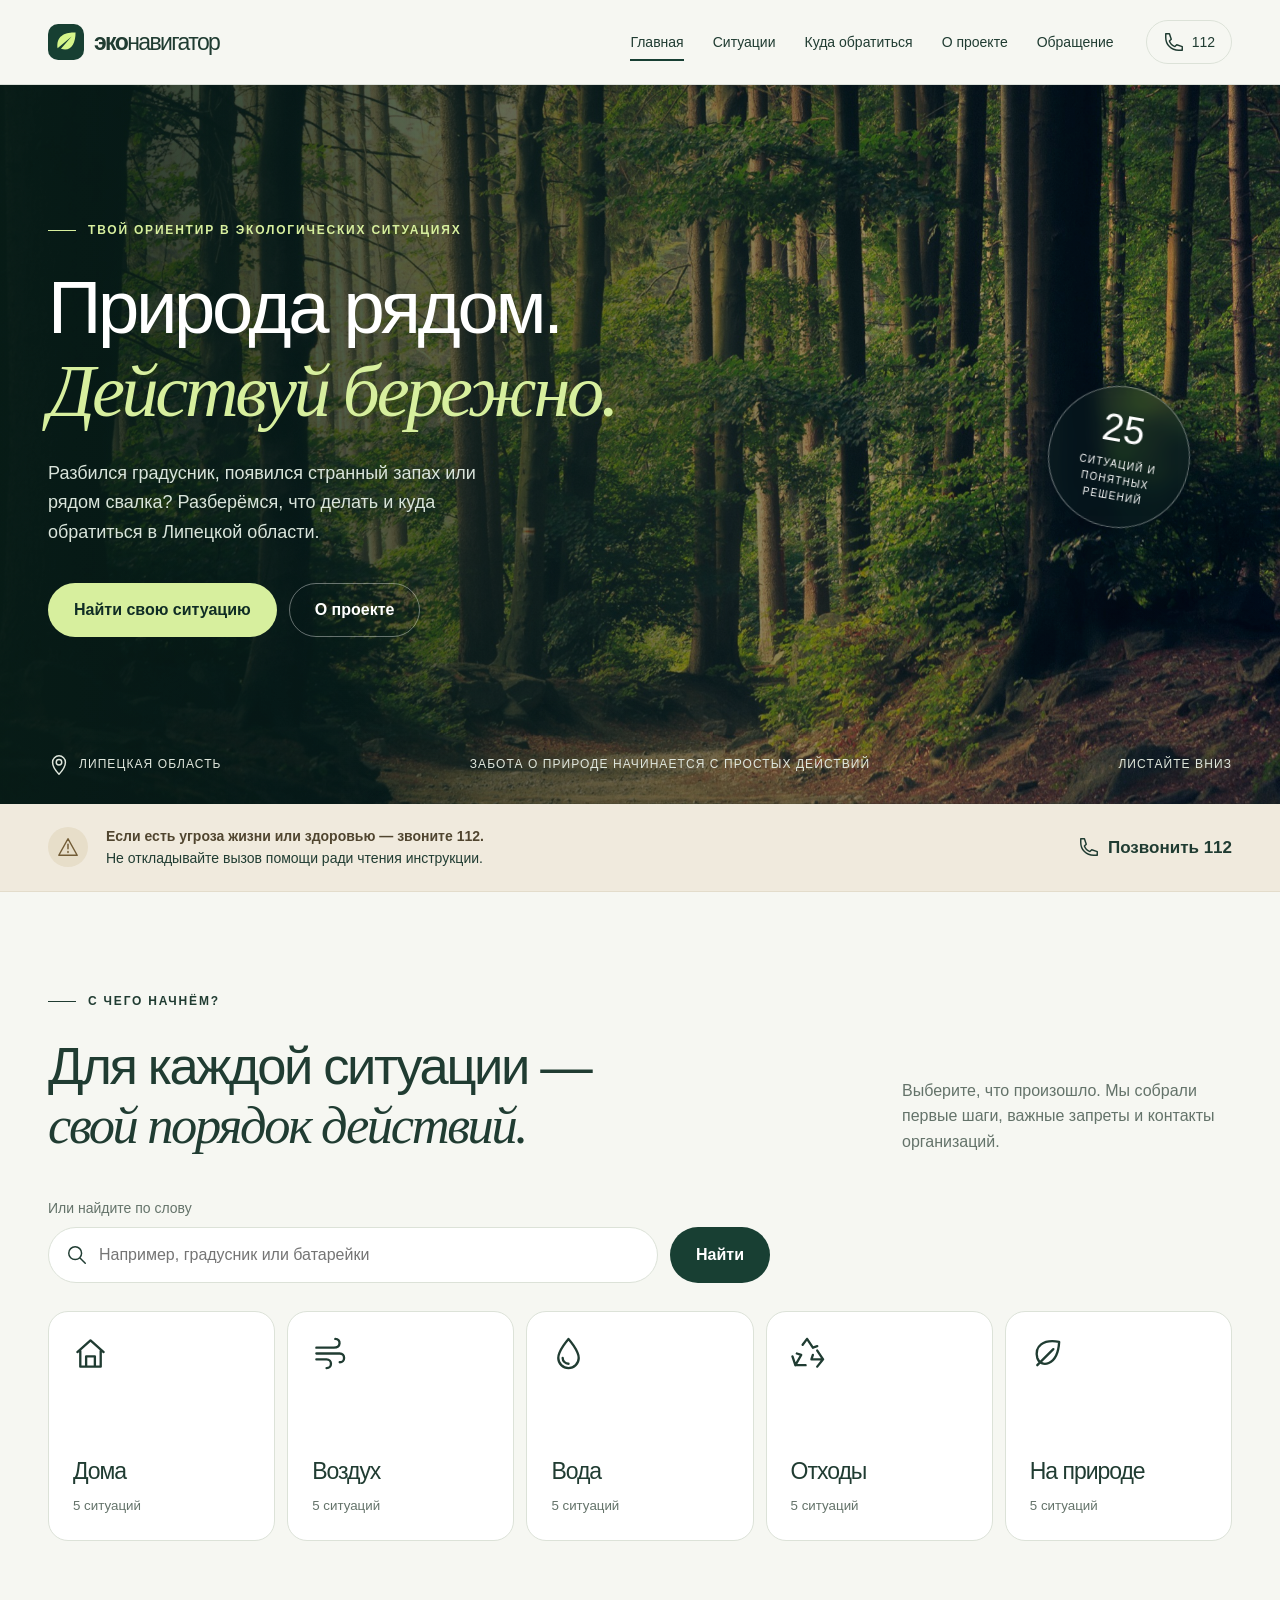
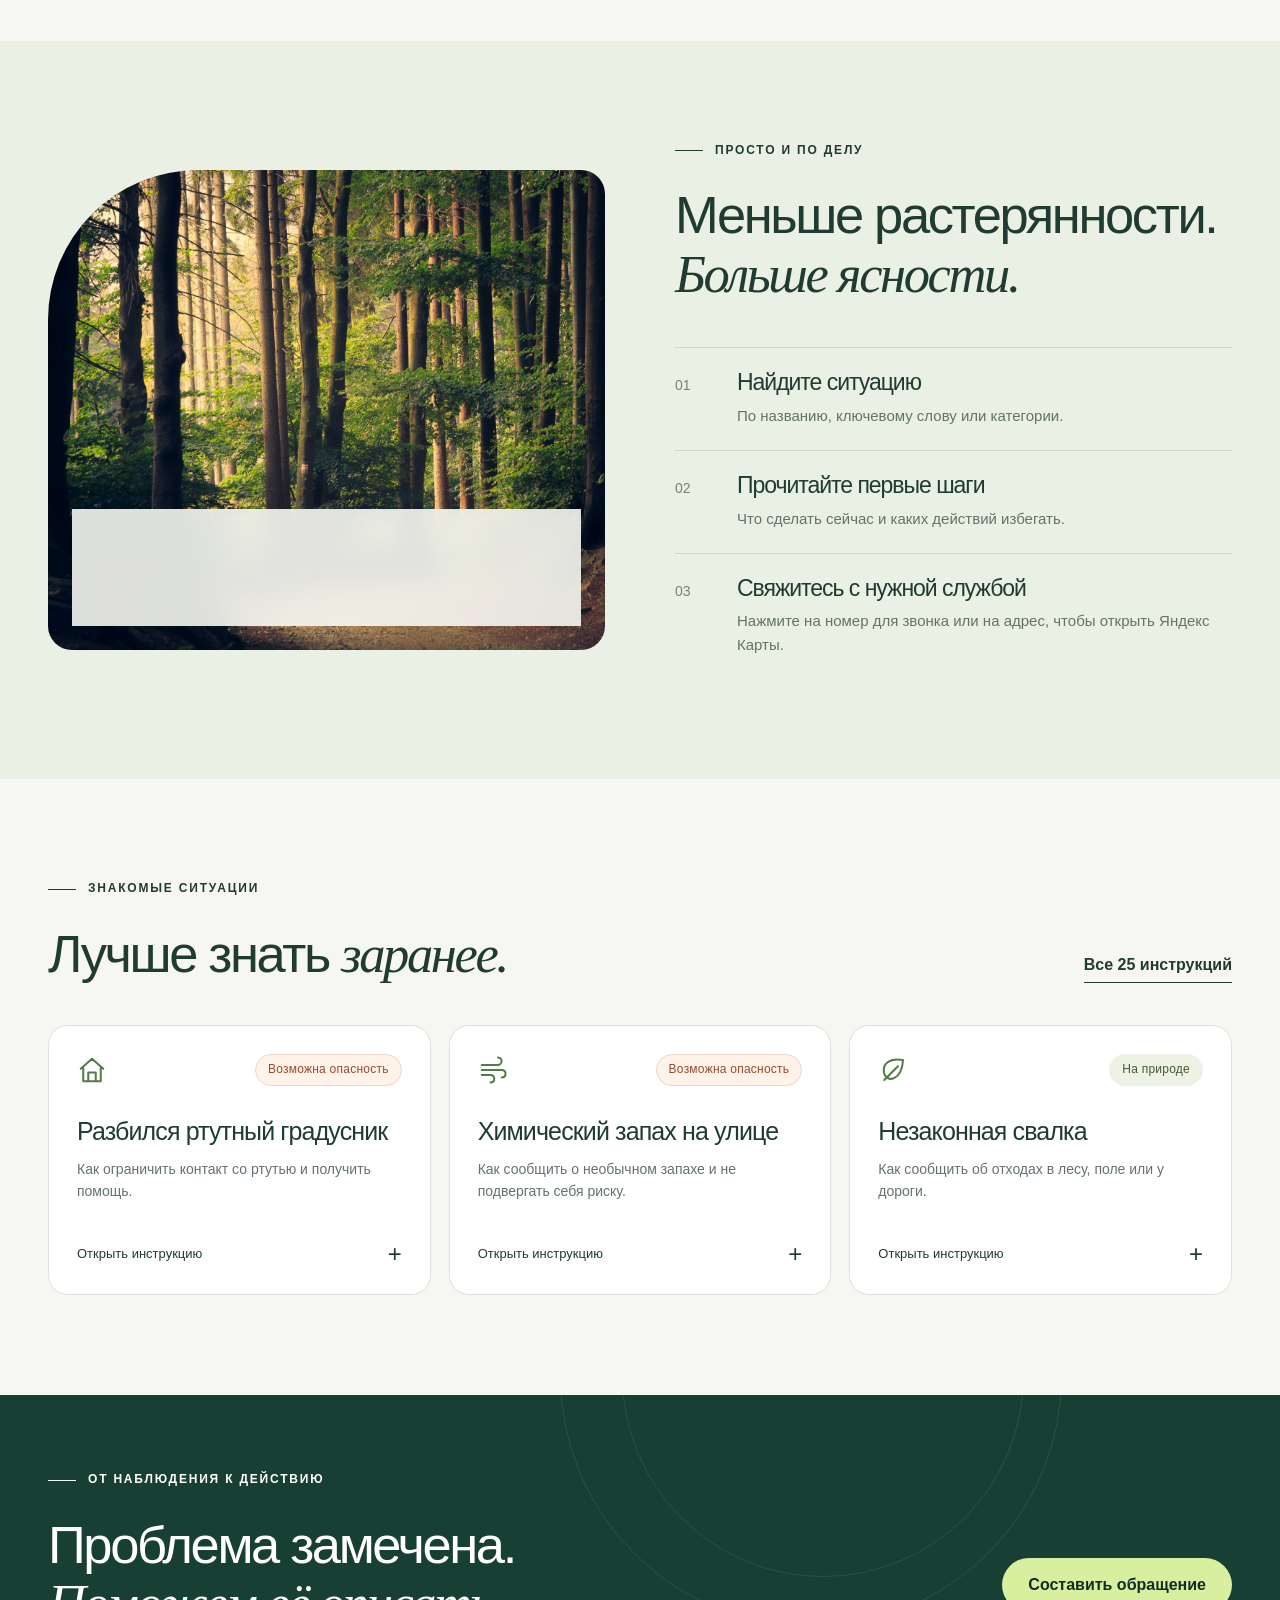
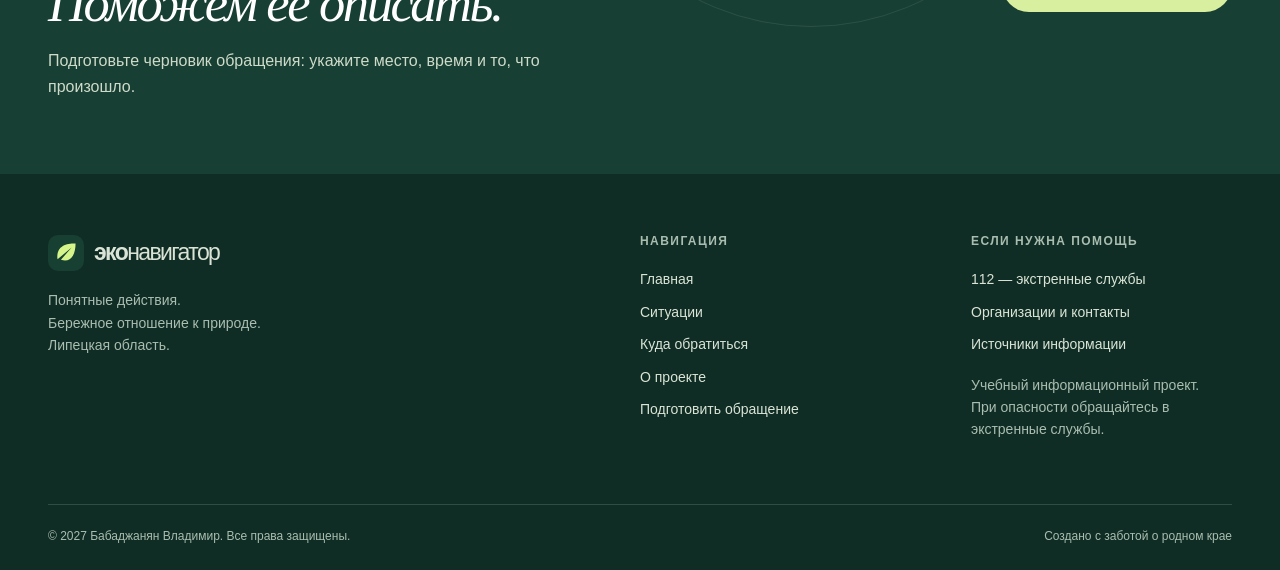
<file: index.html>
<!doctype html>
<html lang="ru"><head><meta charset="utf-8"><meta name="viewport" content="width=device-width,initial-scale=1"><meta name="theme-color" content="#183f33"><title>ЭкоНавигатор — понятные действия для заботы о природе</title><meta name="description" content="ЭкоНавигатор Липецкой области: 25 экологических ситуаций, первичные инструкции, контакты организаций и помощь в составлении обращения."><link rel="icon" href="assets/favicon.svg" type="image/svg+xml"><link rel="stylesheet" href="assets/styles.css"><script defer src="assets/data.js"></script><script defer src="assets/app.js"></script></head>
<body data-page="home"><a class="skip" href="#main">Перейти к содержимому</a><header class="site-header" id="site-header"></header><main id="main">
<section class="hero">
 <img class="hero-image" src="assets/forest.jpg" alt="Солнечный свет среди зелёных деревьев" fetchpriority="high" width="2000" height="1333">
 <div class="wrap hero-content"><div class="eyebrow">Твой ориентир в экологических ситуациях</div><h1>Природа рядом.<br><em class="serif">Действуй бережно.</em></h1><p class="hero-copy">Разбился градусник, появился странный запах или рядом свалка? Разберёмся, что делать и куда обратиться в Липецкой области.</p><div class="actions"><a class="btn lime" href="situations.html">Найти свою ситуацию</a><a class="btn outline" href="about.html">О проекте</a></div></div>
 <div class="hero-stamp" aria-hidden="true"><strong>25</strong><small>ситуаций и понятных решений</small></div>
 <div class="wrap hero-bottom"><span><span data-icon="pin"></span>Липецкая область</span><span class="desktop-only">Забота о природе начинается с простых действий</span><span>Листайте вниз</span></div>
</section>
<section class="emergency" aria-label="Экстренная помощь"></section>
<section class="section wrap" id="explore"><div class="eyebrow">С чего начнём?</div><div class="section-heading"><h2>Для каждой ситуации —<br><span class="serif">свой порядок действий.</span></h2><p>Выберите, что произошло. Мы собрали первые шаги, важные запреты и контакты организаций.</p></div><form id="hero-search" role="search" style="margin-bottom:28px"><label for="hero-query" class="muted" style="display:block;margin-bottom:8px;font-size:14px">Или найдите по слову</label><div class="actions"><div class="search-box" style="flex:1;min-width:220px"><span data-icon="search" style="position:absolute;left:18px;top:17px"></span><input id="hero-query" name="q" type="search" placeholder="Например, градусник или батарейки" maxlength="100"></div><button class="btn" type="submit">Найти</button></div></form><div class="category-grid" id="category-grid"></div></section>
<section class="section intro-section"><div class="wrap intro-grid"><div class="photo-panel"><img src="assets/forest.jpg" alt="Зелёный лес и тропинка" loading="lazy" width="2000" height="1333"><div class="photo-caption"><strong>Сохранить то, что рядом</strong>Знание простых действий помогает заботиться о себе и окружающей среде.</div></div><div><div class="eyebrow">Просто и по делу</div><h2>Меньше растерянности.<br><span class="serif">Больше ясности.</span></h2><div class="steps"><div class="step"><div><h3>Найдите ситуацию</h3><p>По названию, ключевому слову или категории.</p></div></div><div class="step"><div><h3>Прочитайте первые шаги</h3><p>Что сделать сейчас и каких действий избегать.</p></div></div><div class="step"><div><h3>Свяжитесь с нужной службой</h3><p>Нажмите на номер для звонка или на адрес, чтобы открыть Яндекс Карты.</p></div></div></div></div></div></section>
<section class="section wrap"><div class="eyebrow">Знакомые ситуации</div><div class="section-heading"><h2>Лучше знать <span class="serif">заранее.</span></h2><a class="text-link" href="situations.html">Все 25 инструкций</a></div><div class="popular-grid" id="popular-grid"></div></section>
<section class="cta-section"><div class="wrap"><div><div class="eyebrow">От наблюдения к действию</div><h2>Проблема замечена.<br><span class="serif">Поможем её описать.</span></h2><p>Подготовьте черновик обращения: укажите место, время и то, что произошло.</p></div><a class="btn lime" href="appeal.html">Составить обращение</a></div></section>
</main><footer class="site-footer" id="site-footer"></footer><noscript><p style="padding:20px">Включите JavaScript для навигации, поиска и отображения инструкций. При угрозе жизни или здоровью звоните <a href="tel:112">112</a>.</p></noscript></body></html>
</file>
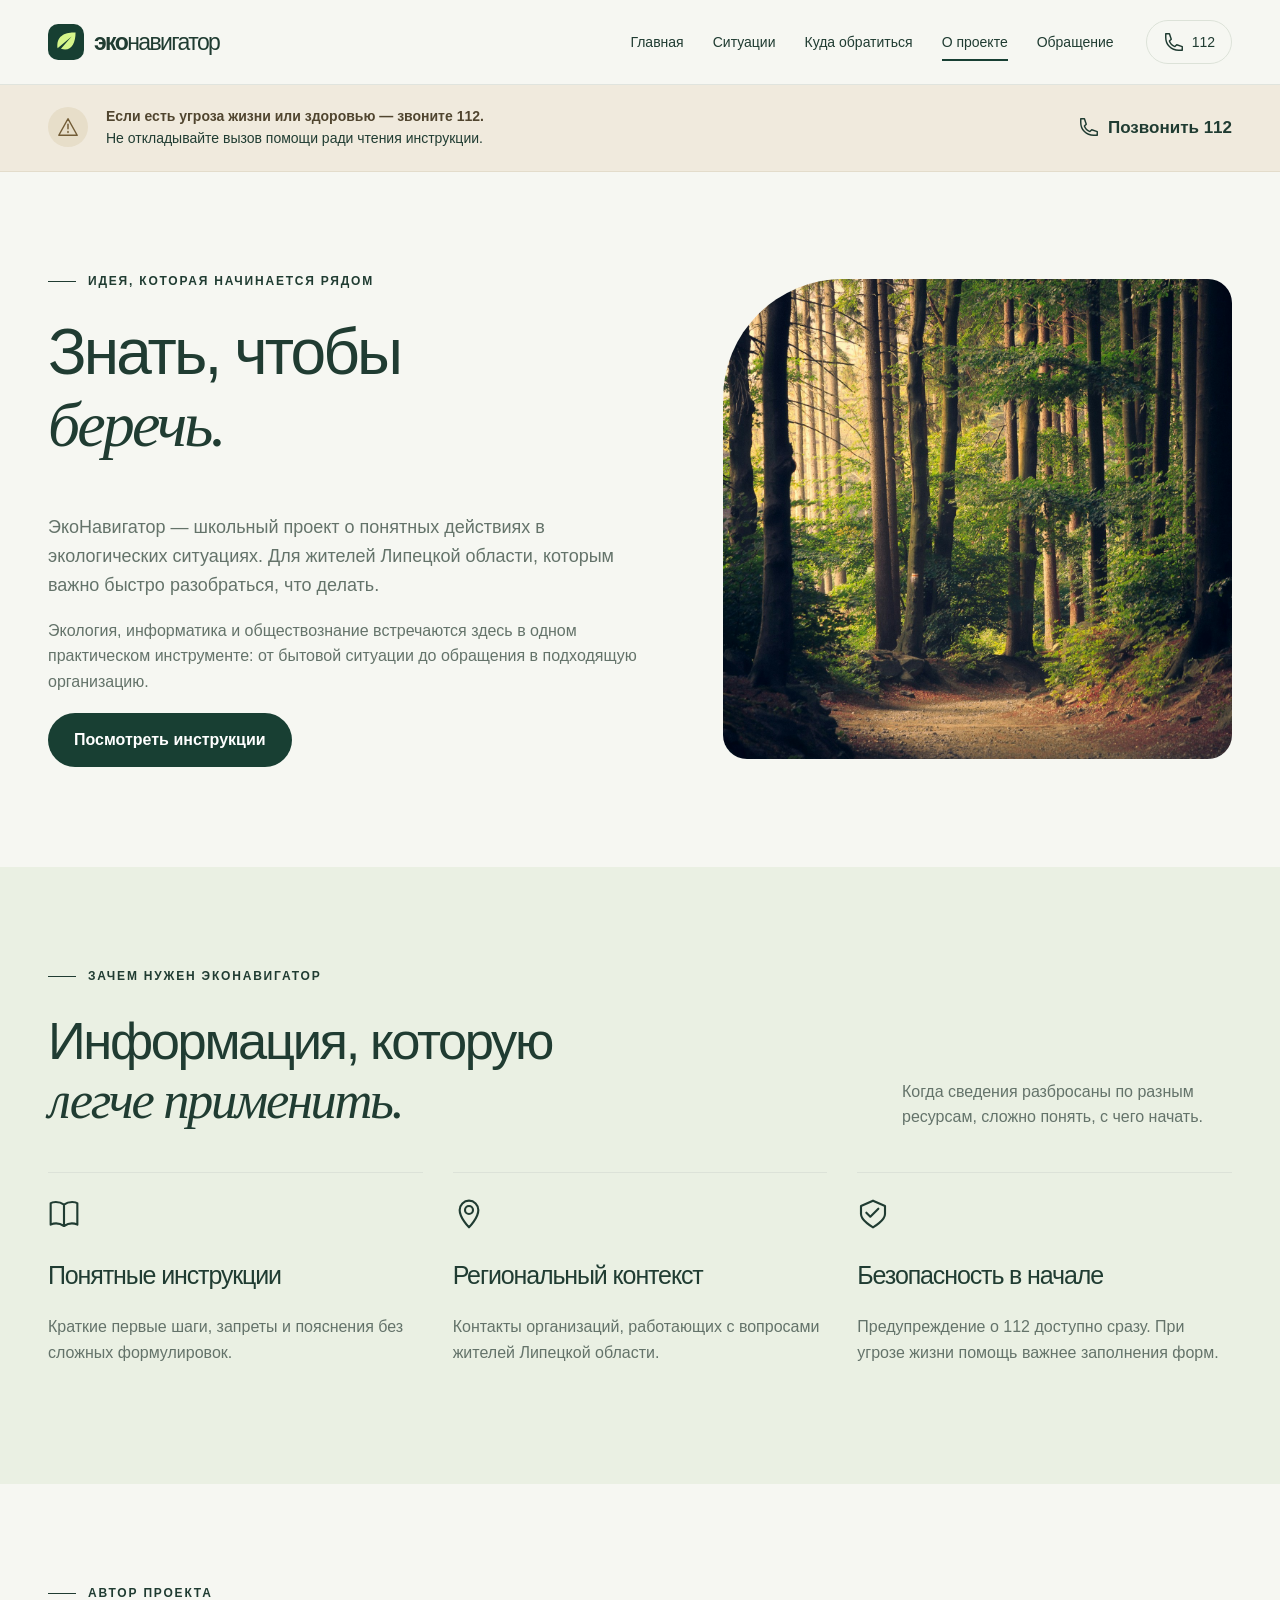
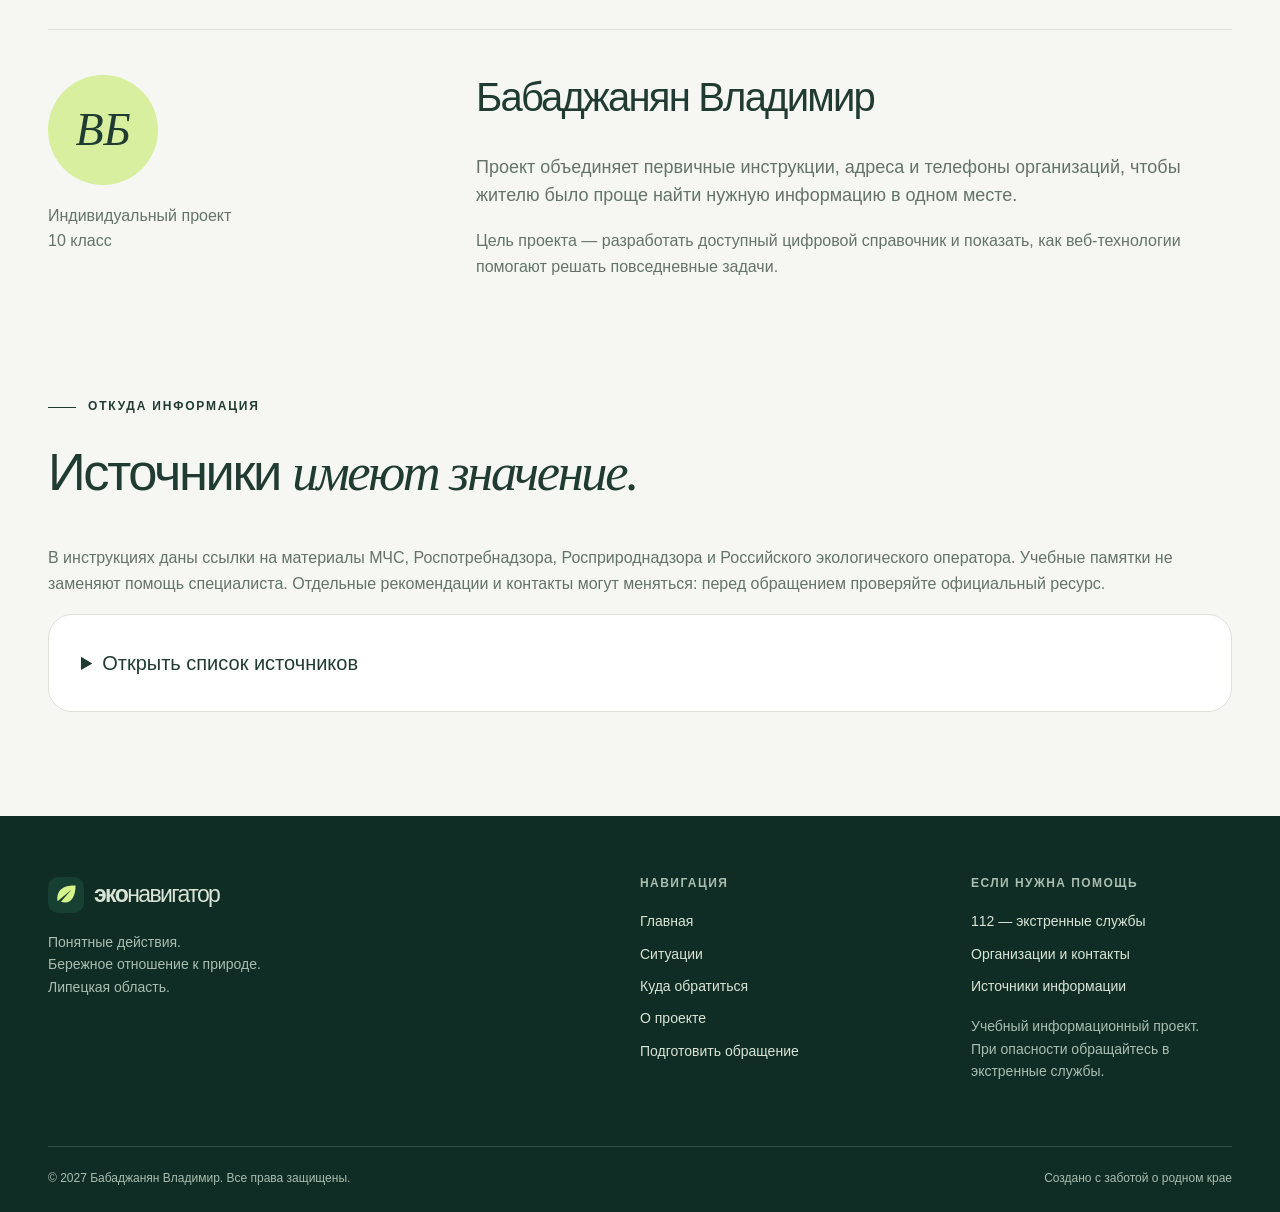
<file: about.html>
<!doctype html>
<html lang="ru"><head><meta charset="utf-8"><meta name="viewport" content="width=device-width,initial-scale=1"><meta name="theme-color" content="#183f33"><title>О проекте — ЭкоНавигатор</title><meta name="description" content="ЭкоНавигатор Липецкой области: 25 экологических ситуаций, первичные инструкции, контакты организаций и помощь в составлении обращения."><link rel="icon" href="assets/favicon.svg" type="image/svg+xml"><link rel="stylesheet" href="assets/styles.css"><script defer src="assets/data.js"></script><script defer src="assets/app.js"></script></head>
<body data-page="about"><a class="skip" href="#main">Перейти к содержимому</a><header class="site-header" id="site-header"></header><main id="main">
<section class="emergency" aria-label="Экстренная помощь"></section><section class="section wrap about-lead"><div><div class="eyebrow">Идея, которая начинается рядом</div><h1>Знать, чтобы<br><span class="serif">беречь.</span></h1><p class="about-text">ЭкоНавигатор — школьный проект о понятных действиях в экологических ситуациях. Для жителей Липецкой области, которым важно быстро разобраться, что делать.</p><p class="muted">Экология, информатика и обществознание встречаются здесь в одном практическом инструменте: от бытовой ситуации до обращения в подходящую организацию.</p><a class="btn" href="situations.html">Посмотреть инструкции</a></div><div class="about-art"><img src="assets/forest.jpg" alt="Свет пробивается сквозь кроны леса" width="2000" height="1333"></div></section>
<section class="section intro-section"><div class="wrap"><div class="eyebrow">Зачем нужен ЭкоНавигатор</div><div class="section-heading"><h2>Информация, которую<br><span class="serif">легче применить.</span></h2><p>Когда сведения разбросаны по разным ресурсам, сложно понять, с чего начать.</p></div><div class="values"><article class="value"><span data-icon="book"></span><h3>Понятные инструкции</h3><p>Краткие первые шаги, запреты и пояснения без сложных формулировок.</p></article><article class="value"><span data-icon="pin"></span><h3>Региональный контекст</h3><p>Контакты организаций, работающих с вопросами жителей Липецкой области.</p></article><article class="value"><span data-icon="shield"></span><h3>Безопасность в начале</h3><p>Предупреждение о 112 доступно сразу. При угрозе жизни помощь важнее заполнения форм.</p></article></div></div></section>
<section class="section wrap"><div class="eyebrow">Автор проекта</div><div class="author-section"><div><div class="author-monogram" aria-hidden="true">ВБ</div><p class="muted" style="margin-top:18px">Индивидуальный проект<br>10 класс</p></div><div><h2>Бабаджанян Владимир</h2><p class="about-text">Проект объединяет первичные инструкции, адреса и телефоны организаций, чтобы жителю было проще найти нужную информацию в одном месте.</p><p class="muted">Цель проекта — разработать доступный цифровой справочник и показать, как веб-технологии помогают решать повседневные задачи.</p></div></div></section>
<section class="wrap" id="sources" style="padding-bottom:80px"><div class="eyebrow">Откуда информация</div><h2>Источники <span class="serif">имеют значение.</span></h2><p class="muted">В инструкциях даны ссылки на материалы МЧС, Роспотребнадзора, Росприроднадзора и Российского экологического оператора. Учебные памятки не заменяют помощь специалиста. Отдельные рекомендации и контакты могут меняться: перед обращением проверяйте официальный ресурс.</p><details class="instruction"><summary style="cursor:pointer;font-size:20px">Открыть список источников</summary><ul class="source-list" id="all-sources" style="margin-top:22px"></ul></details></section>
</main><footer class="site-footer" id="site-footer"></footer><noscript><p style="padding:20px">Включите JavaScript для навигации, поиска и отображения инструкций. При угрозе жизни или здоровью звоните <a href="tel:112">112</a>.</p></noscript></body></html>
</file>
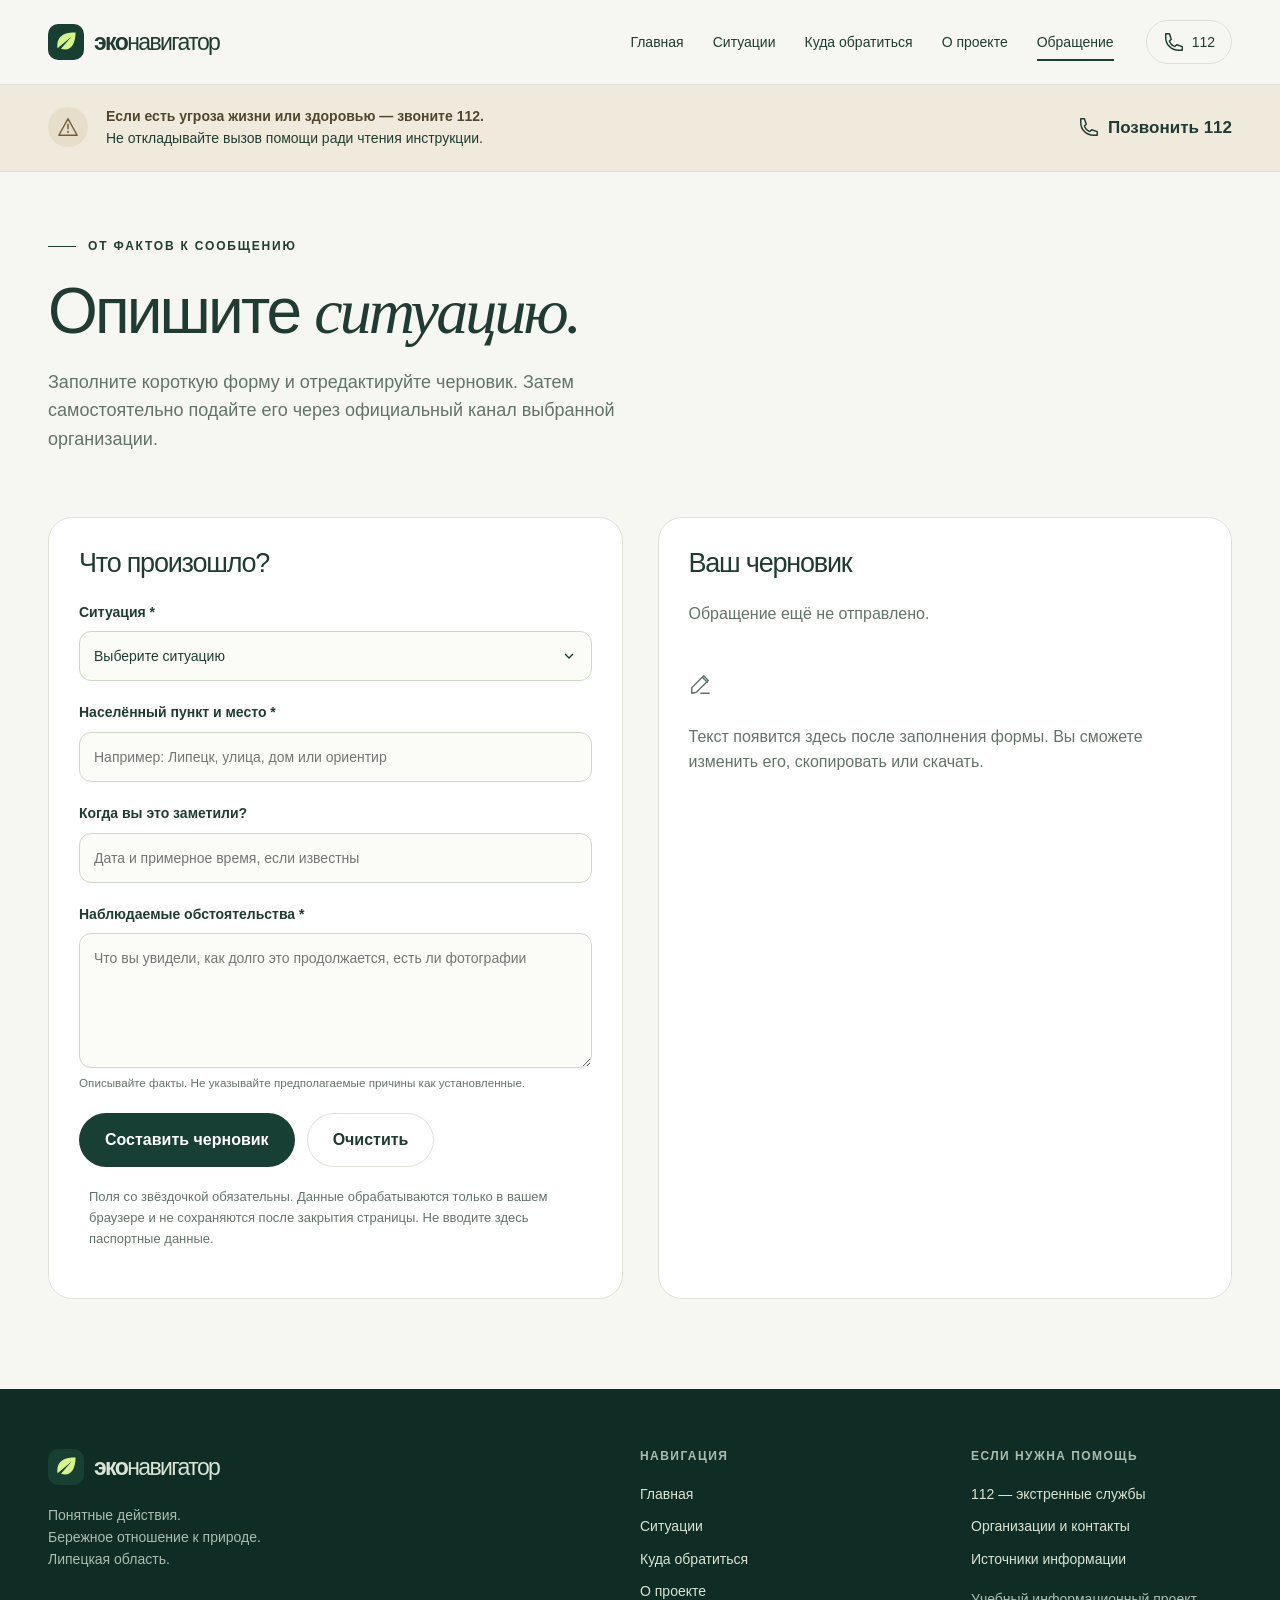
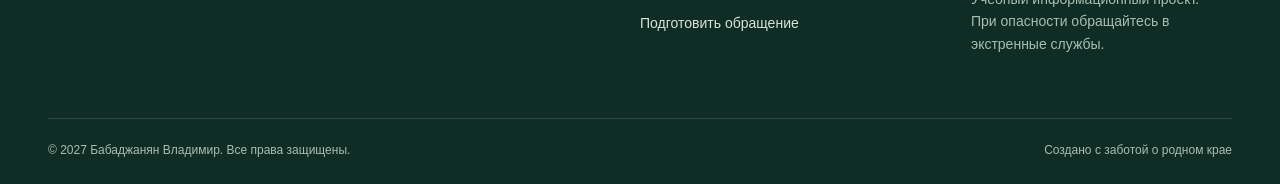
<file: appeal.html>
<!doctype html>
<html lang="ru"><head><meta charset="utf-8"><meta name="viewport" content="width=device-width,initial-scale=1"><meta name="theme-color" content="#183f33"><title>Подготовить обращение — ЭкоНавигатор</title><meta name="description" content="ЭкоНавигатор Липецкой области: 25 экологических ситуаций, первичные инструкции, контакты организаций и помощь в составлении обращения."><link rel="icon" href="assets/favicon.svg" type="image/svg+xml"><link rel="stylesheet" href="assets/styles.css"><script defer src="assets/data.js"></script><script defer src="assets/app.js"></script></head>
<body data-page="appeal"><a class="skip" href="#main">Перейти к содержимому</a><header class="site-header" id="site-header"></header><main id="main">
<section class="emergency" aria-label="Экстренная помощь"></section><div class="wrap page-head"><div class="eyebrow">От фактов к сообщению</div><h1>Опишите <span class="serif">ситуацию.</span></h1><p>Заполните короткую форму и отредактируйте черновик. Затем самостоятельно подайте его через официальный канал выбранной организации.</p></div><div class="wrap form-layout"><form class="form-panel" id="appeal-form"><h2>Что произошло?</h2><label class="field" for="situation-select">Ситуация <span aria-hidden="true">*</span><select id="situation-select" required></select></label><label class="field" for="place">Населённый пункт и место <span aria-hidden="true">*</span><input id="place" required maxlength="250" placeholder="Например: Липецк, улица, дом или ориентир" autocomplete="off"></label><label class="field" for="when">Когда вы это заметили?<input id="when" maxlength="150" placeholder="Дата и примерное время, если известны" autocomplete="off"></label><label class="field" for="facts">Наблюдаемые обстоятельства <span aria-hidden="true">*</span><textarea id="facts" required maxlength="5000" placeholder="Что вы увидели, как долго это продолжается, есть ли фотографии"></textarea><small>Описывайте факты. Не указывайте предполагаемые причины как установленные.</small></label><div class="actions"><button type="submit" class="btn">Составить черновик</button><button type="reset" class="btn outline">Очистить</button></div><p class="side-note" style="margin-top:20px">Поля со звёздочкой обязательны. Данные обрабатываются только в вашем браузере и не сохраняются после закрытия страницы. Не вводите здесь паспортные данные.</p></form><section class="form-panel"><h2>Ваш черновик</h2><p class="muted">Обращение ещё не отправлено.</p><div id="draft-empty" class="draft-empty"><span data-icon="edit"></span><p style="margin-top:20px">Текст появится здесь после заполнения формы. Вы сможете изменить его, скопировать или скачать.</p></div><div id="draft-result" hidden><label class="field" for="draft">Текст можно редактировать<textarea id="draft" class="draft"></textarea></label></div><div id="draft-actions" hidden><div class="actions"><button type="button" class="btn" id="copy-draft">Скопировать</button><button type="button" class="btn outline" id="download-draft">Скачать .txt</button></div><a id="official-submit" class="text-link" style="margin-top:20px" target="_blank" rel="noopener noreferrer">Официальная страница организации</a><p class="side-note" style="margin-top:16px">Проверьте компетенцию адресата и правила подачи на официальном сайте. Укажите сведения о заявителе уже там.</p></div><p class="form-status" id="form-status" role="status" aria-live="polite"></p></section></div>
</main><footer class="site-footer" id="site-footer"></footer><noscript><p style="padding:20px">Включите JavaScript для навигации, поиска и отображения инструкций. При угрозе жизни или здоровью звоните <a href="tel:112">112</a>.</p></noscript></body></html>
</file>
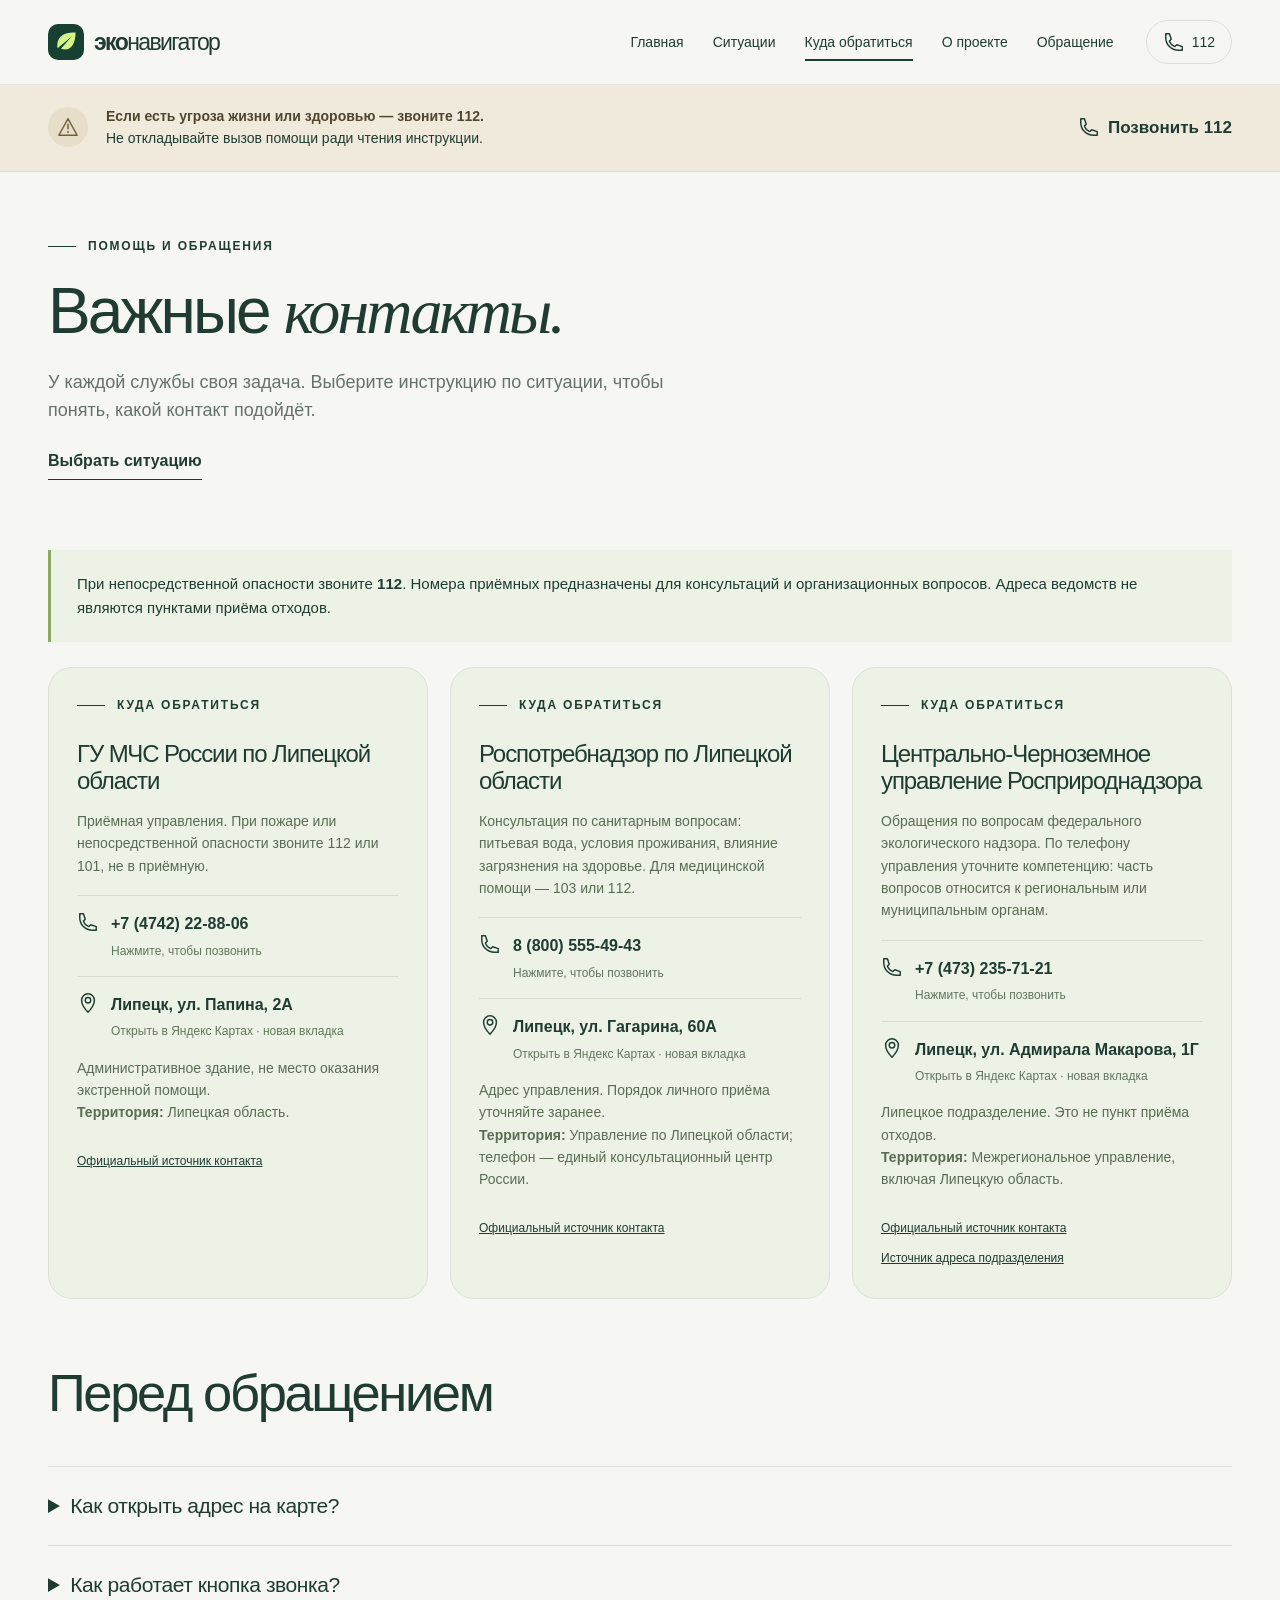
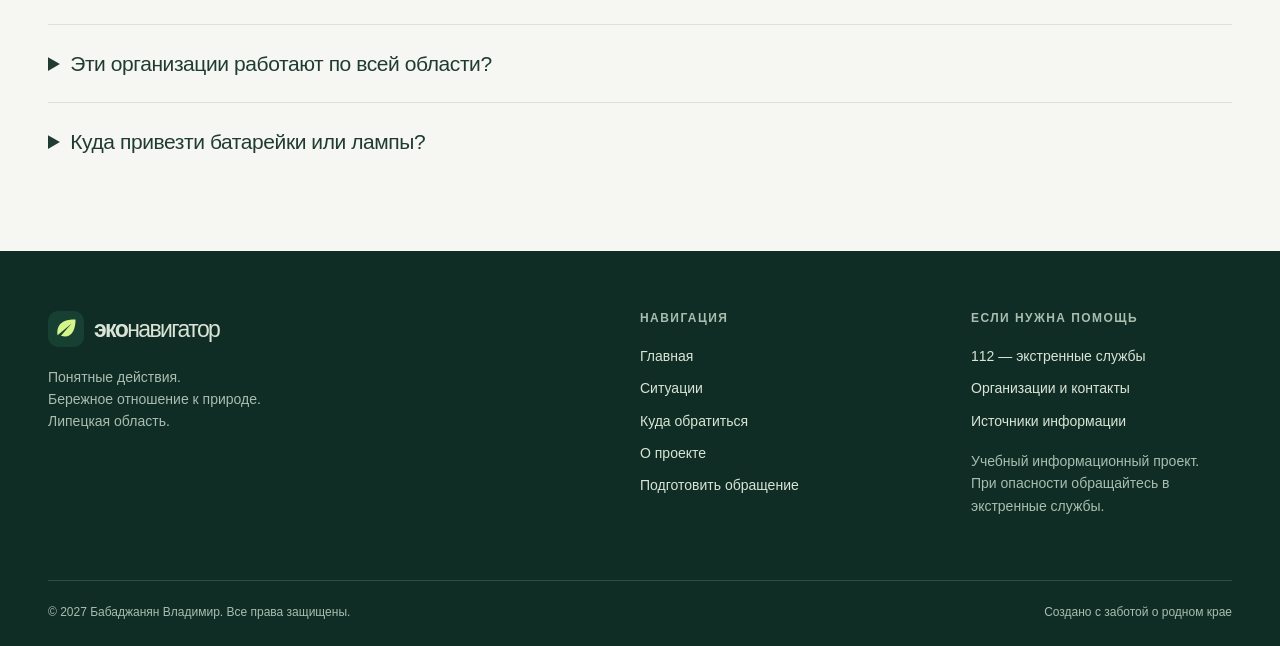
<file: contacts.html>
<!doctype html>
<html lang="ru"><head><meta charset="utf-8"><meta name="viewport" content="width=device-width,initial-scale=1"><meta name="theme-color" content="#183f33"><title>Куда обратиться — ЭкоНавигатор</title><meta name="description" content="ЭкоНавигатор Липецкой области: 25 экологических ситуаций, первичные инструкции, контакты организаций и помощь в составлении обращения."><link rel="icon" href="assets/favicon.svg" type="image/svg+xml"><link rel="stylesheet" href="assets/styles.css"><script defer src="assets/data.js"></script><script defer src="assets/app.js"></script></head>
<body data-page="contacts"><a class="skip" href="#main">Перейти к содержимому</a><header class="site-header" id="site-header"></header><main id="main">
<section class="emergency" aria-label="Экстренная помощь"></section><div class="wrap page-head"><div class="eyebrow">Помощь и обращения</div><h1>Важные <span class="serif">контакты.</span></h1><p>У каждой службы своя задача. Выберите инструкцию по ситуации, чтобы понять, какой контакт подойдёт.</p><a class="text-link" href="situations.html">Выбрать ситуацию</a></div><div class="wrap"><div class="notice">При непосредственной опасности звоните <a href="tel:112"><strong>112</strong></a>. Номера приёмных предназначены для консультаций и организационных вопросов. Адреса ведомств не являются пунктами приёма отходов.</div><div class="contacts-grid" id="contacts-grid"></div><section class="faq" style="padding-bottom:70px"><h2>Перед обращением</h2><details><summary>Как открыть адрес на карте?</summary><p>Нажмите на адрес организации. Откроется поиск этого адреса в Яндекс Картах в новой вкладке. Перед поездкой уточните часы и условия приёма.</p></details><details><summary>Как работает кнопка звонка?</summary><p>На смартфоне ссылка с номером открывает системное приложение телефона. Подтверждение звонка зависит от устройства и браузера. На компьютере может понадобиться приложение для звонков.</p></details><details><summary>Эти организации работают по всей области?</summary><p>МЧС и региональное управление Роспотребнадзора охватывают Липецкую область. Межрегиональное управление Росприроднадзора работает в пределах своей компетенции. Для местного вопроса уточните нужное территориальное подразделение или муниципальный орган.</p></details><details><summary>Куда привезти батарейки или лампы?</summary><p>В специализированный пункт, который подтвердил приём именно вашего вида отходов. Адрес управления в справочнике предназначен для обращений. Он не означает, что там принимают отходы.</p></details></section></div>
</main><footer class="site-footer" id="site-footer"></footer><noscript><p style="padding:20px">Включите JavaScript для навигации, поиска и отображения инструкций. При угрозе жизни или здоровью звоните <a href="tel:112">112</a>.</p></noscript></body></html>
</file>
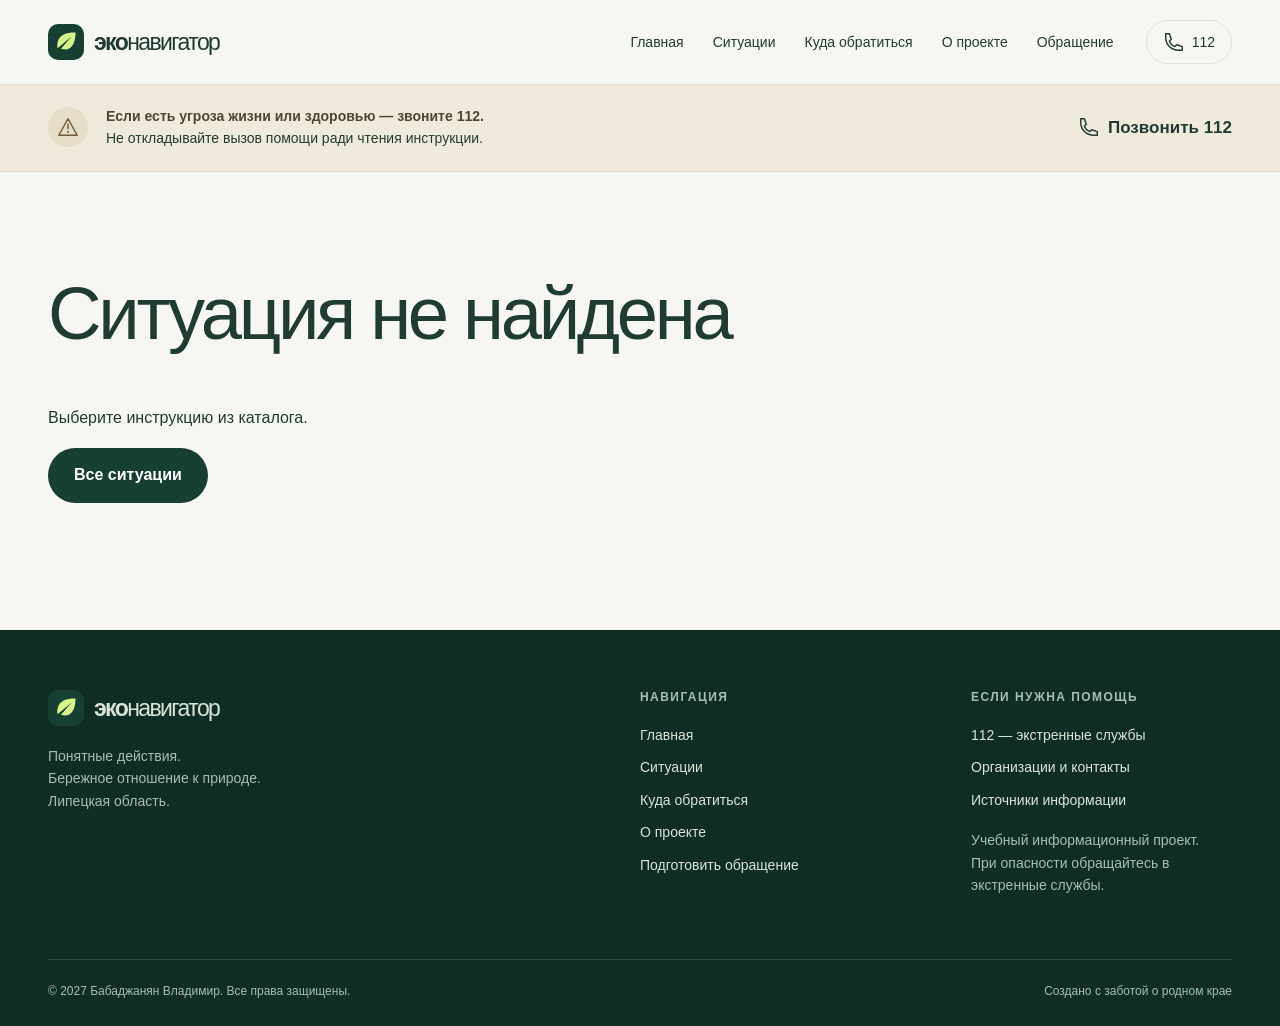
<file: situation.html>
<!doctype html>
<html lang="ru"><head><meta charset="utf-8"><meta name="viewport" content="width=device-width,initial-scale=1"><meta name="theme-color" content="#183f33"><title>Инструкция — ЭкоНавигатор</title><meta name="description" content="ЭкоНавигатор Липецкой области: 25 экологических ситуаций, первичные инструкции, контакты организаций и помощь в составлении обращения."><link rel="icon" href="assets/favicon.svg" type="image/svg+xml"><link rel="stylesheet" href="assets/styles.css"><script defer src="assets/data.js"></script><script defer src="assets/app.js"></script></head>
<body data-page="situation"><a class="skip" href="#main">Перейти к содержимому</a><header class="site-header" id="site-header"></header><main id="main"><section class="emergency" aria-label="Экстренная помощь"></section><div id="detail-root"></div></main><footer class="site-footer" id="site-footer"></footer><noscript><p style="padding:20px">Включите JavaScript для навигации, поиска и отображения инструкций. При угрозе жизни или здоровью звоните <a href="tel:112">112</a>.</p></noscript></body></html>
</file>
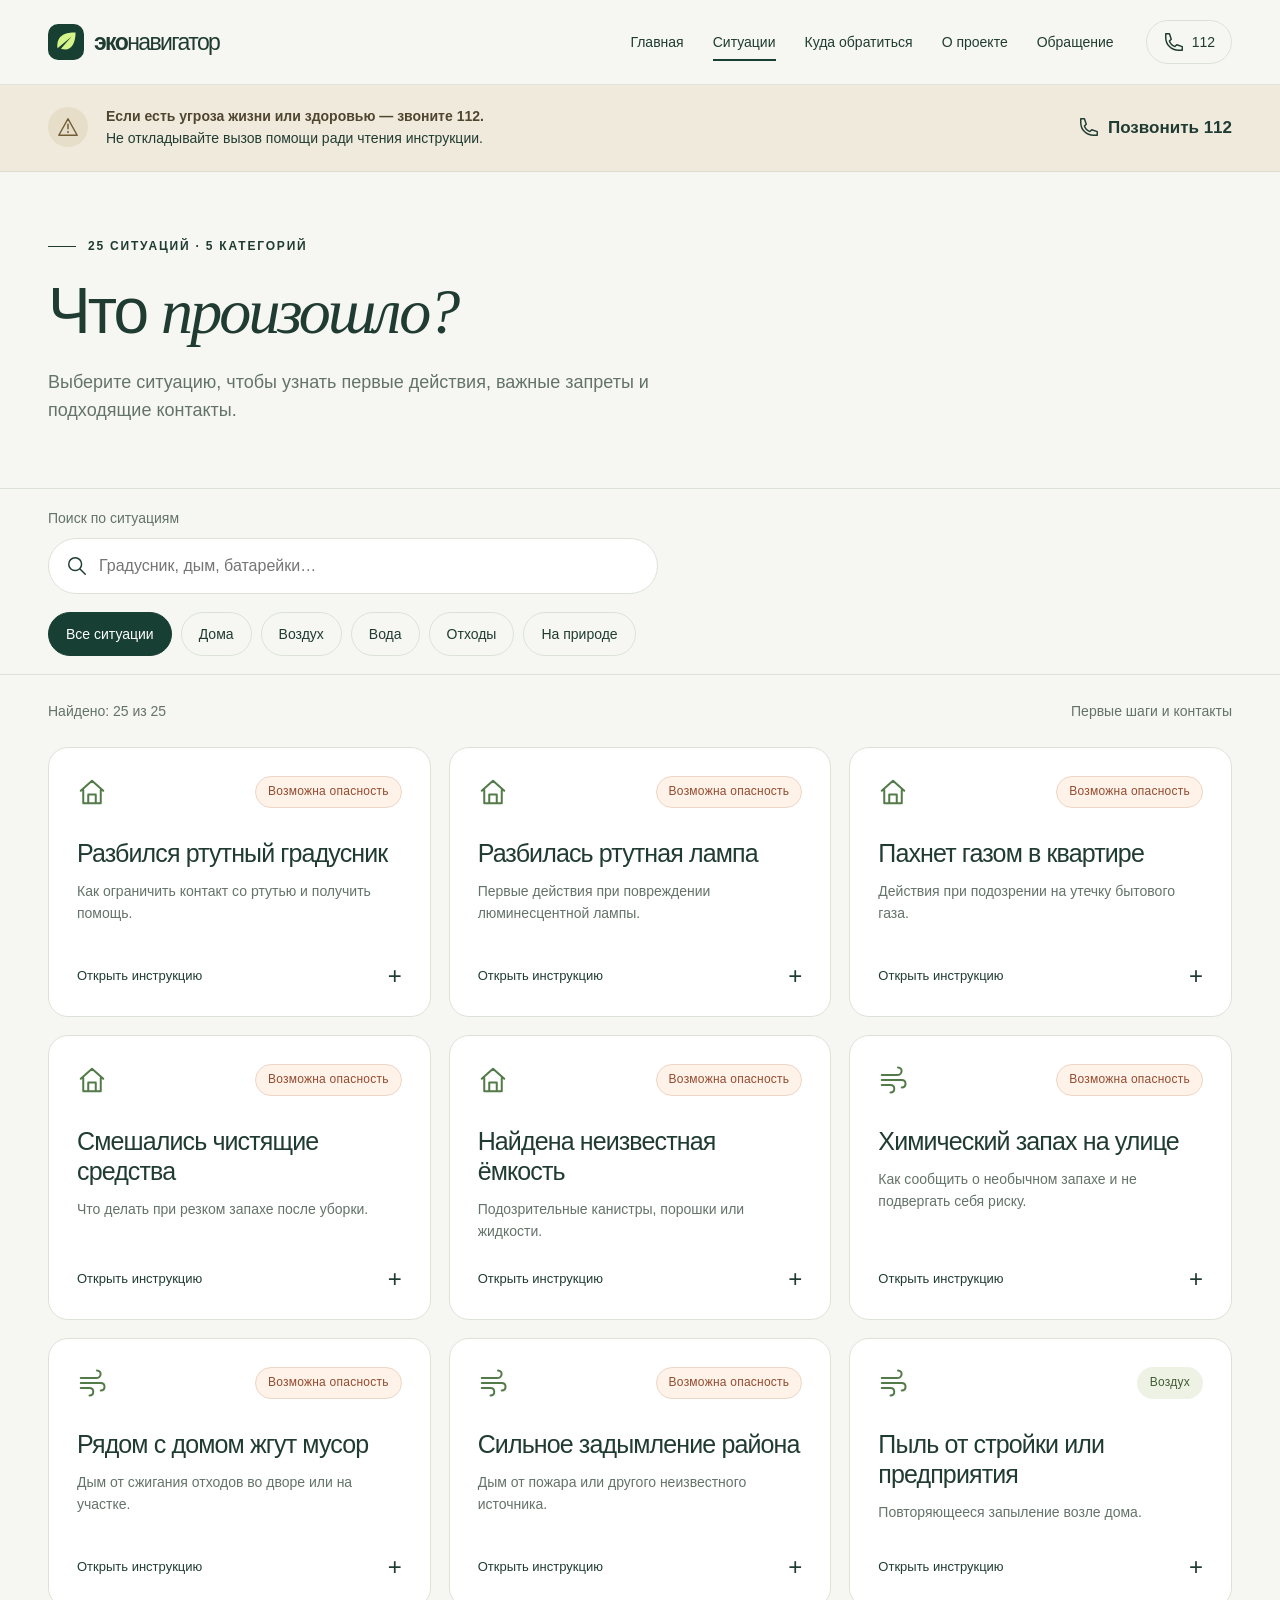
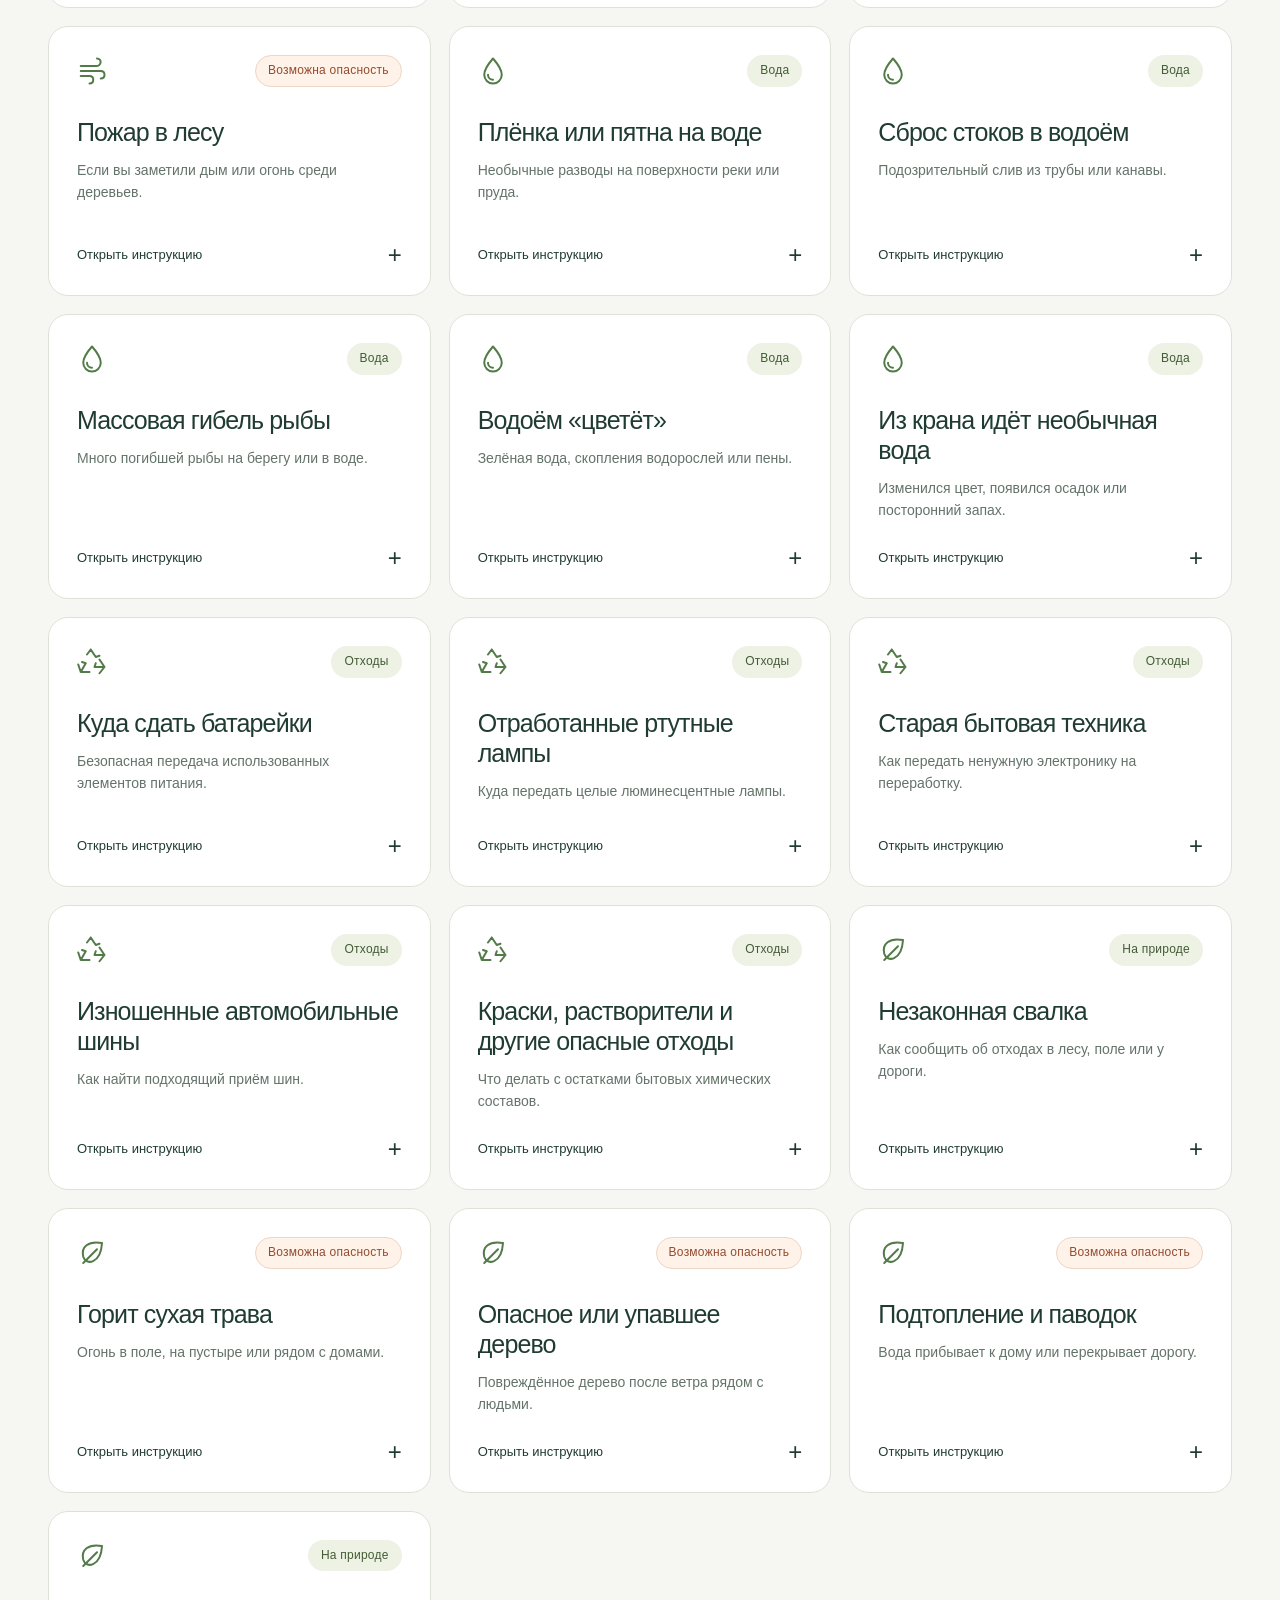
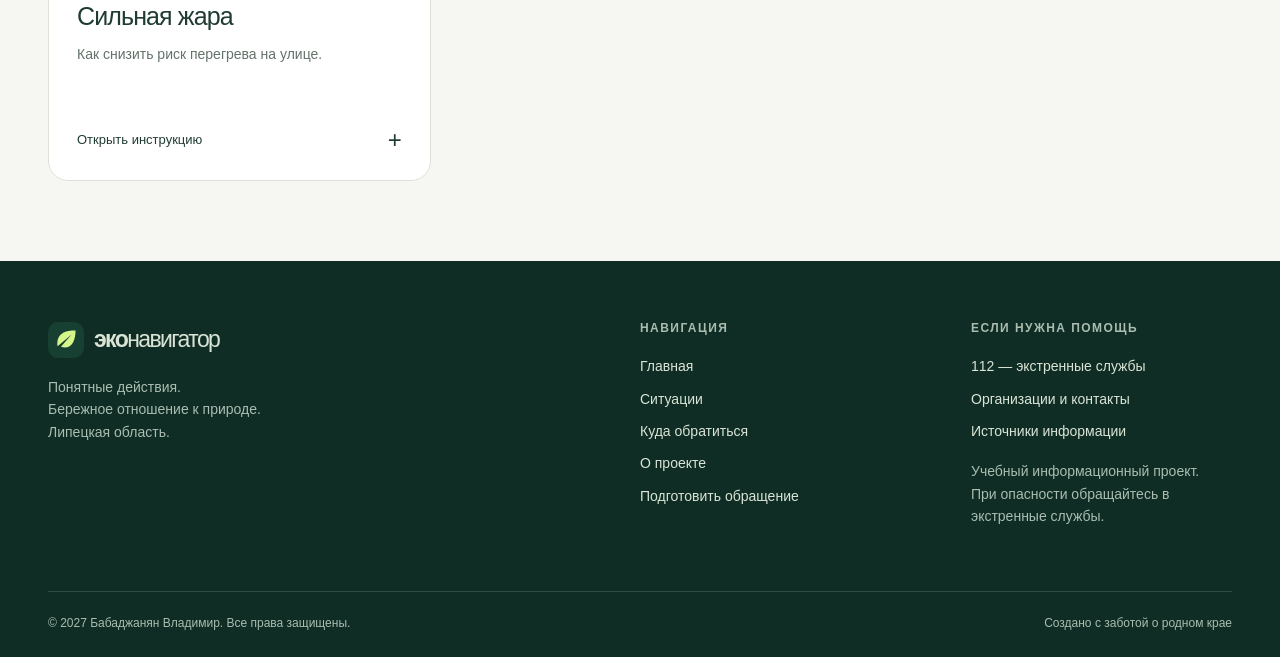
<file: situations.html>
<!doctype html>
<html lang="ru"><head><meta charset="utf-8"><meta name="viewport" content="width=device-width,initial-scale=1"><meta name="theme-color" content="#183f33"><title>Экологические ситуации — ЭкоНавигатор</title><meta name="description" content="ЭкоНавигатор Липецкой области: 25 экологических ситуаций, первичные инструкции, контакты организаций и помощь в составлении обращения."><link rel="icon" href="assets/favicon.svg" type="image/svg+xml"><link rel="stylesheet" href="assets/styles.css"><script defer src="assets/data.js"></script><script defer src="assets/app.js"></script></head>
<body data-page="situations"><a class="skip" href="#main">Перейти к содержимому</a><header class="site-header" id="site-header"></header><main id="main">
<section class="emergency" aria-label="Экстренная помощь"></section><div class="wrap page-head"><div class="eyebrow">25 ситуаций · 5 категорий</div><h1>Что <span class="serif">произошло?</span></h1><p>Выберите ситуацию, чтобы узнать первые действия, важные запреты и подходящие контакты.</p></div>
<div class="catalog-toolbar"><div class="wrap"><label for="search" class="muted" style="display:block;margin-bottom:8px;font-size:14px">Поиск по ситуациям</label><div class="search-box"><span data-icon="search" style="position:absolute;left:18px;top:17px"></span><input id="search" type="search" placeholder="Градусник, дым, батарейки…" maxlength="100" autocomplete="off"><button type="button" id="clear-search" class="search-clear" aria-label="Очистить поиск" hidden>×</button></div><div class="filters" id="filters" aria-label="Категории ситуаций"></div></div></div><div class="wrap"><div class="catalog-meta"><span id="result-count" role="status" aria-live="polite"></span><span>Первые шаги и контакты</span></div><div id="catalog-grid" class="catalog-grid"></div></div>
</main><footer class="site-footer" id="site-footer"></footer><noscript><p style="padding:20px">Включите JavaScript для навигации, поиска и отображения инструкций. При угрозе жизни или здоровью звоните <a href="tel:112">112</a>.</p></noscript></body></html>
</file>
<file: assets/styles.css>
/* Общие цвета и размеры. Меняйте переменные, чтобы настроить оформление. */
:root{--forest:#183f33;--deep:#102d25;--lime:#d7ef9e;--ink:#203c32;--muted:#64736a;--paper:#f6f7f2;--line:#dce2d8;--white:#fff;--radius:24px;--nav:84px}
*{box-sizing:border-box}html{scroll-behavior:smooth;scroll-padding-top:110px}body{margin:0;background:var(--paper);color:var(--ink);font-family:"Segoe UI",Arial,sans-serif;font-size:16px;line-height:1.6}body.menu-open{overflow:hidden}button,input,select,textarea{font:inherit}a{color:inherit;text-decoration:none}button,a,input,textarea,select{-webkit-tap-highlight-color:transparent}button{cursor:pointer}button:disabled{cursor:default}img{max-width:100%;display:block}h1,h2,h3,p{margin-top:0}h1,h2,h3{font-weight:500;line-height:1.12;letter-spacing:-.045em}h1{font-size:clamp(40px,5.8vw,84px)}h2{font-size:clamp(32px,4.1vw,56px)}h3{font-size:25px}p{margin-bottom:18px}svg.icon{width:22px;height:22px;fill:none;stroke:currentColor;stroke-width:1.6;stroke-linecap:round;stroke-linejoin:round;flex:none}a:focus-visible,button:focus-visible,input:focus-visible,select:focus-visible,textarea:focus-visible{outline:3px solid #8aad45;outline-offset:5px}::selection{background:var(--lime);color:var(--deep)}[hidden]{display:none!important}.wrap{width:min(1240px,calc(100% - 96px));margin:auto}.section{padding:100px 0}.eyebrow{text-transform:uppercase;letter-spacing:.15em;font-size:12px;font-weight:650;display:flex;align-items:center;gap:12px;margin-bottom:26px}.eyebrow:before{content:"";height:1px;width:28px;background:currentColor}.muted{color:var(--muted)}.serif{font-family:Georgia,"Times New Roman",serif;font-style:italic;font-weight:400}.skip{position:fixed;top:-100px;left:20px;background:#fff;padding:12px;z-index:100}.skip:focus{top:10px}.btn{display:inline-flex;justify-content:center;align-items:center;gap:12px;border:1px solid transparent;border-radius:50px;padding:15px 25px;background:var(--forest);color:white;font-weight:600;line-height:1.4;min-height:50px;transition:transform .2s,background .2s}.btn:hover{transform:translateY(-3px);background:#2e5842}.btn.lime{background:var(--lime);color:var(--deep)}.btn.lime:hover{background:#e3f9b5}.btn.outline{background:transparent;border-color:var(--line);color:var(--ink)}.btn.light{background:white;color:var(--ink)}.text-link{display:inline-flex;align-items:center;gap:10px;border-bottom:1px solid currentColor;padding:5px 0;font-weight:600}.actions{display:flex;gap:12px;flex-wrap:wrap}.pill{font-size:12px;letter-spacing:.02em;border:1px solid var(--line);padding:5px 12px;border-radius:50px;display:inline-flex;align-items:center;gap:6px}.pill.urgent{background:#fff2e9;color:#944b2e;border-color:#edd6c5}.pill.soft{background:#edf2e5;border-color:transparent;color:#435b35}
/* Фиксированная навигация и мобильное меню */
.site-header{position:fixed;inset:0 0 auto;background:rgba(246,247,242,.96);backdrop-filter:blur(18px);z-index:50;border-bottom:1px solid rgba(32,60,50,.1)}.nav-inner{height:var(--nav);display:flex;align-items:center;gap:32px}.brand{display:flex;align-items:center;gap:10px;font-size:23px;font-weight:650;letter-spacing:-.07em;white-space:nowrap}.brand img{width:36px;height:36px}.brand span span{font-weight:400}.nav-links{display:flex;align-items:center;gap:29px;margin-left:auto}.nav-links a{font-size:14px;position:relative}.nav-links a:after{content:"";position:absolute;bottom:-8px;left:0;width:0;height:2px;background:var(--forest);transition:width .2s}.nav-links a:hover:after,.nav-links a[aria-current=page]:after{width:100%}.nav-call{font-size:14px;display:flex;align-items:center;gap:7px;border:1px solid var(--line);padding:10px 16px;border-radius:50px}.burger{display:none;width:44px;height:44px;border:1px solid var(--line);border-radius:50%;background:transparent;align-items:center;justify-content:center;flex-direction:column;gap:5px}.burger span{width:18px;height:1.5px;background:var(--ink);transition:transform .2s}.burger[aria-expanded=true] span:first-child{transform:translateY(3.25px) rotate(45deg)}.burger[aria-expanded=true] span:last-child{transform:translateY(-3.25px) rotate(-45deg)}main{padding-top:var(--nav);min-height:70vh}
/* Главная страница */
.hero{min-height:720px;position:relative;background:var(--deep);color:white;overflow:hidden;display:flex;align-items:center}.hero-image{position:absolute;inset:0;width:100%;height:100%;object-fit:cover;object-position:center 60%;animation:forest-enter 1.3s ease-out both}.hero:after{content:"";position:absolute;inset:0;background:linear-gradient(90deg,rgba(8,29,22,.9) 0%,rgba(8,29,22,.58) 47%,rgba(8,29,22,.1) 100%)}.hero-content{position:relative;z-index:1;padding:80px 0 110px}.hero .eyebrow{color:var(--lime)}.hero h1{max-width:850px;margin-bottom:25px}.hero h1 em{color:var(--lime)}.hero-copy{max-width:480px;color:#d9e4db;font-size:18px;line-height:1.65;margin-bottom:35px}.hero .outline{color:white;border-color:#ffffff61}.hero-bottom{position:absolute;bottom:28px;left:0;right:0;z-index:2;display:flex;justify-content:space-between;align-items:center;font-size:12px;letter-spacing:.09em;text-transform:uppercase;color:#e0e7dd}.hero-bottom span{display:flex;align-items:center;gap:9px}.hero-stamp{position:absolute;z-index:2;right:7%;top:42%;width:142px;height:142px;border:1px solid #ffffff61;border-radius:50%;display:flex;flex-direction:column;align-items:center;justify-content:center;backdrop-filter:blur(10px);background:#193b3026;transform:rotate(10deg)}.hero-stamp strong{font-size:38px;font-weight:400;line-height:1.1}.hero-stamp small{font-size:10px;letter-spacing:.13em;text-transform:uppercase;max-width:90px;text-align:center;margin-top:6px}.emergency{background:#f0eadd;border-bottom:1px solid #e3dccb}.emergency .wrap{display:flex;align-items:center;gap:18px;padding-top:21px;padding-bottom:21px}.emergency .warning-symbol{width:40px;height:40px;background:#e7dec9;color:#725c36;border-radius:50%;display:grid;place-items:center;flex:none}.emergency p{margin:0;font-size:14px;flex:1}.emergency strong{display:block;font-weight:650;color:#50452f}.emergency .call{font-size:17px;display:flex;align-items:center;gap:8px;white-space:nowrap;font-weight:650}.section-heading{display:flex;align-items:end;justify-content:space-between;gap:36px;margin-bottom:42px}.section-heading h2{margin:0;max-width:630px}.section-heading p{max-width:330px;margin-bottom:0;color:var(--muted)}.category-grid{display:grid;grid-template-columns:repeat(5,1fr);gap:12px}.category-tile{min-height:230px;padding:24px;border:1px solid var(--line);border-radius:20px;display:flex;flex-direction:column;align-items:start;background:white;transition:background .2s,transform .2s}.category-tile:hover{background:var(--lime);transform:translateY(-5px)}.category-tile .icon{width:35px;height:35px;margin-bottom:auto}.category-tile h3{font-size:23px;margin:35px 0 10px}.category-tile small{color:var(--muted)}.intro-section{background:#eaf0e3}.intro-grid{display:grid;grid-template-columns:1fr 1fr;gap:70px;align-items:center}.photo-panel{height:480px;position:relative;border-radius:150px 24px 24px 24px;overflow:hidden}.photo-panel img{width:100%;height:100%;object-fit:cover;object-position:25%}.photo-caption{position:absolute;bottom:24px;left:24px;right:24px;padding:20px;border-radius:16px;background:rgba(246,247,242,.9);backdrop-filter:blur(12px);font-size:14px}.photo-caption strong{display:block;font-size:20px;font-weight:500;letter-spacing:-.03em}.steps{counter-reset:steps}.step{display:grid;grid-template-columns:45px 1fr;gap:17px;border-top:1px solid #cdd7c4;padding:22px 0}.step:before{counter-increment:steps;content:"0" counter(steps);font-size:14px;color:#77856b;padding-top:4px}.step h3{font-size:23px;margin-bottom:8px}.step p{margin:0;color:var(--muted);font-size:15px}.popular-grid{display:grid;grid-template-columns:repeat(3,1fr);gap:18px}.situation-card{position:relative;display:flex;flex-direction:column;padding:28px;border:1px solid var(--line);border-radius:20px;background:white;min-height:270px;transition:transform .2s,box-shadow .2s}.situation-card:hover{transform:translateY(-5px);box-shadow:0 15px 40px #183f3310}.card-top{display:flex;justify-content:space-between;align-items:center;margin-bottom:30px;gap:10px}.card-top>.icon{width:30px;height:30px;color:#527b48}.situation-card h3{font-size:25px;line-height:1.2;margin-bottom:12px;letter-spacing:-.035em}.situation-card p{color:var(--muted);font-size:14px;margin-bottom:25px}.card-bottom{margin-top:auto;display:flex;justify-content:space-between;align-items:center;font-size:13px}.card-open{font-size:24px;font-weight:300;line-height:1}.cta-section{padding:75px 0;background:var(--forest);color:white;position:relative;overflow:hidden}.cta-section .wrap{display:flex;align-items:center;justify-content:space-between;gap:40px;position:relative}.cta-section h2{margin-bottom:15px}.cta-section p{color:#cedbca;max-width:510px;margin:0}.cta-section .btn{flex:none}.cta-section:before{content:"";position:absolute;width:400px;height:400px;border:1px solid #ffffff16;border-radius:50%;top:-220px;right:20%}.cta-section:after{content:"";position:absolute;width:500px;height:500px;border:1px solid #ffffff16;border-radius:50%;top:-270px;right:17%;pointer-events:none}
/* Каталог, инструкция и справочник */
.page-head{padding:65px 0 45px}.page-head h1{font-size:clamp(40px,5vw,68px);margin-bottom:20px}.page-head p{max-width:640px;color:var(--muted);font-size:18px}.page-head .eyebrow{margin-bottom:20px}.catalog-toolbar{position:sticky;top:var(--nav);z-index:10;background:rgba(246,247,242,.98);padding:18px 0;border-block:1px solid var(--line)}.search-box{position:relative;max-width:610px}.search-box>.icon{position:absolute;left:19px;top:17px;color:var(--muted)}.search-box input{width:100%;height:56px;padding:12px 50px;background:white;border:1px solid var(--line);border-radius:40px}.search-clear{position:absolute;right:12px;top:10px;border:0;background:transparent;width:36px;height:36px;font-size:23px}.filters{display:flex;gap:9px;flex-wrap:wrap;margin-top:18px}.filter{border:1px solid var(--line);border-radius:40px;padding:10px 17px;background:transparent;color:var(--ink);font-size:14px}.filter[aria-pressed=true]{background:var(--forest);border-color:var(--forest);color:white}.catalog-meta{display:flex;justify-content:space-between;padding:25px 0;color:var(--muted);font-size:14px}.catalog-grid{display:grid;grid-template-columns:repeat(3,1fr);gap:18px;padding-bottom:80px}.empty-state{text-align:center;padding:60px 20px;grid-column:1/-1}.breadcrumbs{font-size:13px;display:flex;gap:12px;flex-wrap:wrap;color:var(--muted);margin-bottom:30px}.breadcrumbs a{text-decoration:underline;text-underline-offset:3px}.detail-head{padding-bottom:30px}.detail-head h1{max-width:880px}.detail-layout{display:grid;grid-template-columns:minmax(0,1fr) 370px;gap:36px;padding-bottom:85px;align-items:start}.detail-main h2{font-size:33px;margin:0 0 25px}.instruction{padding:32px;background:white;border-radius:24px;border:1px solid var(--line);margin-bottom:24px}.instruction-list{list-style:none;padding:0;margin:0;counter-reset:instruction}.instruction-list li{position:relative;padding:0 0 25px 50px;counter-increment:instruction;min-height:45px}.instruction-list li:last-child{padding-bottom:0}.instruction-list li:before{content:counter(instruction);position:absolute;left:0;top:0;width:31px;height:31px;background:#eef3e5;color:#3f633b;border-radius:50%;display:grid;place-items:center;font-size:14px}.do-not{background:#f2ece4;border-radius:20px;padding:28px;margin-bottom:24px}.do-not h2{font-size:25px;margin-bottom:15px}.do-not ul{padding-left:20px;margin:0}.do-not li+li{margin-top:8px}.contact-box{padding:28px;border:1px solid var(--line);background:#edf2e6;border-radius:24px;margin-bottom:20px}.contact-box h2,.contact-box h3{font-size:24px;margin-bottom:15px}.contact-box p{font-size:14px;color:#5a6c53}.contact-link{display:flex;align-items:flex-start;gap:12px;padding:15px 0;border-top:1px solid #d5dfcc;font-size:16px;font-weight:550}.contact-link small{display:block;font-size:12px;font-weight:400;color:#62765c;margin-top:5px}.contact-link:hover>span{text-decoration:underline;text-underline-offset:4px}.contact-box .source-link{font-size:12px;text-decoration:underline;display:inline-block;margin-top:10px}.side-note{font-size:13px;color:var(--muted);padding:0 10px}.source-list{font-size:14px;padding-left:20px}.source-list a{text-decoration:underline;text-underline-offset:3px;overflow-wrap:anywhere}.source-list li{margin-bottom:10px}.question-panel{border:1px solid var(--line);padding:28px;border-radius:20px;margin-bottom:24px}.question-panel h2{font-size:25px}.question-options{display:flex;gap:8px;flex-wrap:wrap}.question-options button{font-size:14px;border:1px solid var(--line);background:white;padding:10px 15px;border-radius:30px;color:var(--ink)}.question-options button[aria-pressed=true]{background:var(--forest);color:white}.answer{margin-top:18px;padding-top:18px;border-top:1px solid var(--line);font-size:15px}.contacts-grid{display:grid;grid-template-columns:repeat(3,1fr);gap:22px;padding-bottom:65px}.contacts-grid .contact-box{margin:0}.notice{padding:22px 26px;border-left:3px solid #8bab62;background:#edf2e6;font-size:15px;margin:25px 0}.about-lead{display:grid;grid-template-columns:1.2fr 1fr;gap:65px;align-items:center}.about-art{border-radius:120px 24px 24px 24px;overflow:hidden;height:480px}.about-art img{height:100%;width:100%;object-fit:cover}.about-lead h1{font-size:clamp(42px,5vw,72px)}.about-text{font-size:18px;color:var(--muted)}.values{display:grid;grid-template-columns:repeat(3,1fr);gap:30px}.value{border-top:1px solid var(--line);padding-top:25px}.value .icon{width:32px;height:32px;margin-bottom:24px}.value p{color:var(--muted)}.author-section{display:grid;grid-template-columns:1fr 2fr;gap:50px;border-top:1px solid var(--line);padding-top:45px}.author-monogram{width:110px;height:110px;border-radius:50%;display:grid;place-items:center;background:var(--lime);font:italic 46px Georgia}.author-section h2{font-size:40px}.form-layout{display:grid;grid-template-columns:1fr 1fr;gap:35px;padding-bottom:90px}.form-panel{background:white;border:1px solid var(--line);padding:30px;border-radius:24px}.form-panel h2{font-size:27px}.field{display:block;margin-bottom:20px;font-size:14px;font-weight:600}.field input,.field select,.field textarea{display:block;width:100%;margin-top:8px;border:1px solid #cdd8c9;border-radius:12px;padding:13px 14px;background:#fbfcf8;color:var(--ink);font-weight:400;min-width:0}.field textarea{min-height:135px;resize:vertical}.field small{font-weight:400;color:var(--muted);display:block;margin-top:6px}.draft{min-height:350px!important;font-size:15px!important;line-height:1.7}.form-status{font-size:14px;min-height:24px;margin:15px 0 0}.draft-empty{color:var(--muted);padding:30px 0}.faq details{border-top:1px solid var(--line);padding:22px 0}.faq summary{cursor:pointer;font-size:21px;letter-spacing:-.02em}.faq details p{margin:16px 0 0;max-width:780px;color:var(--muted)}
/* Общий футер */
.site-footer{background:var(--deep);color:#d9e4d6;padding:60px 0 24px}.footer-main{display:grid;grid-template-columns:2fr 1fr 1fr;gap:70px;padding-bottom:45px}.footer-main p{max-width:350px;font-size:14px;color:#a9bdb0;margin-top:18px}.footer-main h3{font:600 12px "Segoe UI",sans-serif;text-transform:uppercase;letter-spacing:.12em;color:#a9bdb0;margin-bottom:20px}.footer-links{display:flex;flex-direction:column;align-items:start;gap:10px;font-size:14px}.footer-links a:hover{text-decoration:underline}.footer-bottom{border-top:1px solid #ffffff24;padding-top:22px;display:flex;gap:15px;justify-content:space-between;font-size:12px;color:#a9bdb0}.footer-bottom a{text-decoration:underline}.reveal{animation:rise-in .65s ease both}.reveal:nth-child(2){animation-delay:.07s}.reveal:nth-child(3){animation-delay:.14s}@keyframes rise-in{from{opacity:0;transform:translateY(16px)}to{opacity:1;transform:none}}@keyframes forest-enter{from{transform:scale(1.035)}to{transform:scale(1)}}
@media(min-width:1600px){.hero{min-height:800px}}@media(max-width:1100px){.wrap{width:calc(100% - 56px)}.nav-inner{gap:20px}.nav-links{gap:20px}.nav-call{display:none}.hero-stamp{right:5%;top:55%}.category-tile{padding:20px 16px}.category-tile h3{font-size:20px}.detail-layout{grid-template-columns:minmax(0,1fr) 310px;gap:22px}.contacts-grid{grid-template-columns:repeat(2,1fr)}.intro-grid{gap:35px}.hero{min-height:680px}}
@media(max-width:780px){:root{--nav:72px}.wrap{width:calc(100% - 40px)}.nav-inner{justify-content:space-between;gap:12px}.brand{font-size:22px}.brand img{width:32px;height:32px}.burger{display:flex;margin-left:auto;flex:none}.nav-call{display:flex;padding:9px 12px;font-size:13px}.nav-call .icon{width:16px}.nav-links{display:none;position:fixed;top:var(--nav);left:0;right:0;background:var(--paper);padding:25px 25px 35px;border-bottom:1px solid var(--line);margin:0;max-height:calc(100dvh - var(--nav));overflow:auto;box-shadow:0 15px 20px #173f3312}.nav-links.open{display:flex;flex-direction:column;align-items:stretch;gap:0}.nav-links a{padding:16px 0;font-size:21px;border-bottom:1px solid var(--line)}.nav-links a:after{display:none}.nav-links a[aria-current=page]{color:#648237}.section{padding:64px 0}.hero{min-height:650px;align-items:start}.hero-content{padding:66px 0 100px}.hero h1{font-size:57px;max-width:600px}.hero-copy{max-width:410px;font-size:16px}.hero:after{background:linear-gradient(90deg,#0c291ce0,#0c291c70)}.hero-stamp{display:none}.hero-bottom{font-size:10px;bottom:22px}.hero-bottom .desktop-only{display:none}.emergency .wrap{gap:12px;padding-block:18px}.emergency p{font-size:12px}.emergency .warning-symbol{width:30px;height:30px}.emergency .call{font-size:15px}.emergency .call .icon{display:none}.section-heading{align-items:start;flex-direction:column;gap:22px;margin-bottom:28px}.section-heading p{max-width:100%}.category-grid{grid-template-columns:repeat(2,1fr)}.category-tile{min-height:190px;padding:20px}.category-tile:last-child{grid-column:1/-1;min-height:130px;display:grid;grid-template-columns:50px 1fr;column-gap:10px;align-items:center}.category-tile:last-child .icon{grid-row:1/3;margin:0}.category-tile:last-child h3{margin:0;align-self:end}.category-tile:last-child small{align-self:start}.category-tile h3{font-size:23px;margin-top:25px}.intro-grid{grid-template-columns:1fr;gap:40px}.photo-panel{height:340px}.popular-grid,.catalog-grid{grid-template-columns:repeat(2,1fr)}.situation-card{padding:22px;min-height:270px}.situation-card h3{font-size:22px}.card-top{margin-bottom:25px}.cta-section .wrap{align-items:start;flex-direction:column;gap:30px}.page-head{padding:45px 0 30px}.page-head p{font-size:16px}.catalog-toolbar{position:relative;top:auto}.filters{gap:8px}.filter{padding:9px 14px;font-size:13px}.detail-layout{grid-template-columns:1fr}.contact-sidebar{display:grid;grid-template-columns:1fr;gap:0}.instruction{padding:24px}.about-lead{grid-template-columns:1fr;gap:30px}.about-art{height:320px}.values{grid-template-columns:1fr;gap:20px}.author-section{grid-template-columns:1fr;gap:25px}.author-section h2{font-size:34px}.form-layout{grid-template-columns:1fr}.footer-main{grid-template-columns:1fr 1fr;gap:35px}.footer-about{grid-column:1/-1}.footer-bottom{flex-direction:column;gap:10px}.footer-main{padding-bottom:30px}.form-panel{padding:24px}}
@media(max-width:480px){.wrap{width:calc(100% - 32px)}.brand{font-size:20px}.brand img{width:29px;height:29px}.nav-call{padding:8px 10px}.nav-call .icon{display:none}.hero{min-height:645px}.hero h1{font-size:48px}.hero-content{padding-top:58px}.hero .actions{gap:10px}.hero .btn{padding:14px 19px;font-size:14px}.hero-copy{max-width:310px}.hero .eyebrow{font-size:10px}.emergency .warning-symbol{display:none}.emergency .call{background:#e7dec9;padding:9px 12px;border-radius:30px}.catalog-grid,.popular-grid,.contacts-grid{grid-template-columns:1fr}.situation-card{min-height:240px}.contacts-grid{gap:16px}.contact-box{padding:24px}.hero-bottom{font-size:9px}.catalog-meta{font-size:12px}.category-tile{padding:19px}.category-tile h3{font-size:21px}.form-panel .actions .btn{width:100%}}
@media(max-width:780px){.detail-layout{display:flex;flex-direction:column;align-items:stretch;gap:20px}.detail-main{display:contents}.detail-main>.instruction:first-child{order:0;margin-bottom:0}.detail-main>.do-not{order:1;margin-bottom:0}.contact-sidebar{order:2}.detail-main>.question-panel{order:3;margin-bottom:0}.detail-main>.instruction:not(:first-child){order:4;margin-bottom:0}.detail-main>section:last-child{order:5}}
.field select{appearance:none;padding-right:40px;background-image:url("data:image/svg+xml,%3Csvg xmlns='http://www.w3.org/2000/svg' width='16' height='16' viewBox='0 0 24 24' fill='none' stroke='%23203c32' stroke-width='2'%3E%3Cpath d='m6 9 6 6 6-6'/%3E%3C/svg%3E");background-repeat:no-repeat;background-position:right 14px center}
@media(prefers-reduced-motion:reduce){html{scroll-behavior:auto}*,*:before,*:after{animation:none!important;transition:none!important}}
@media print{.site-header,.site-footer,.emergency,.question-panel,.actions,.catalog-toolbar,.skip{display:none!important}main{padding:0}.wrap{width:100%}.detail-layout{display:block}.instruction,.contact-box{break-inside:avoid}.hero{color:black;background:white}.hero-image{display:none}a{color:black}.section{padding:20px 0}}
</file>
